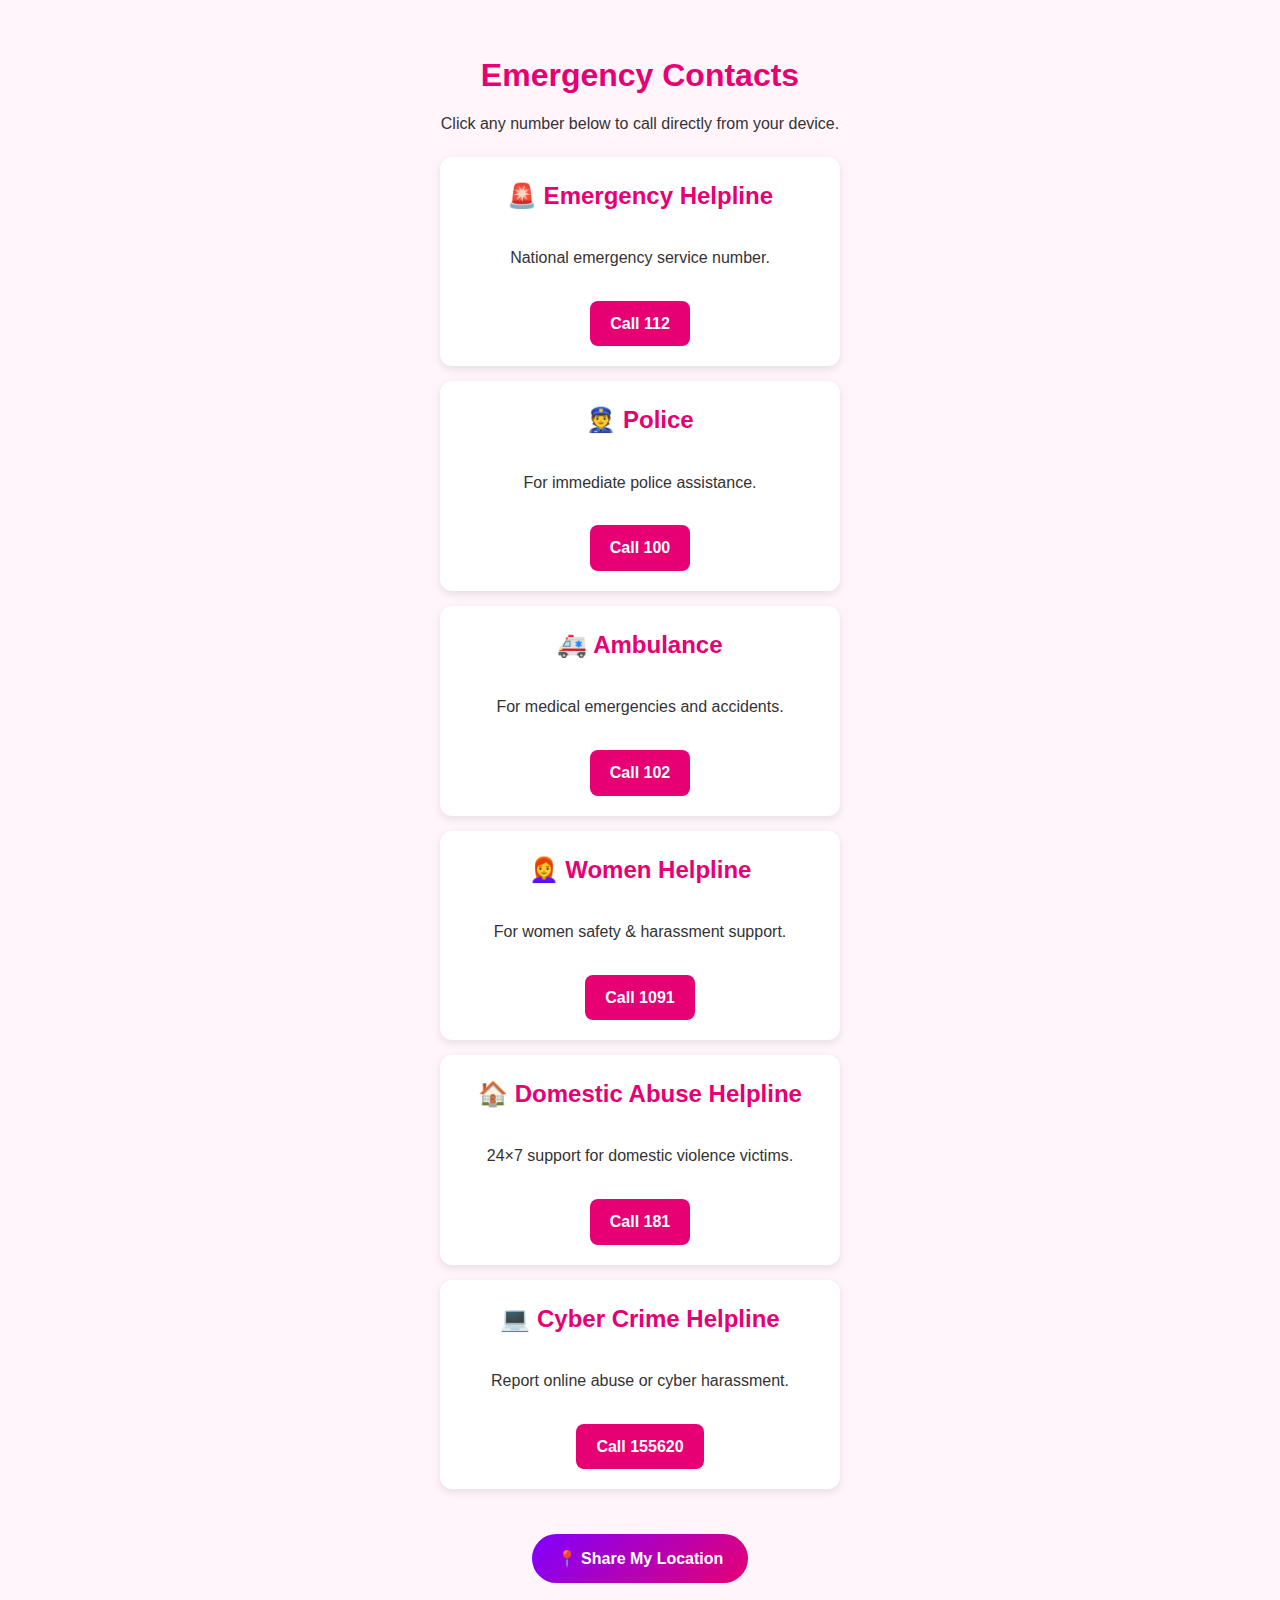
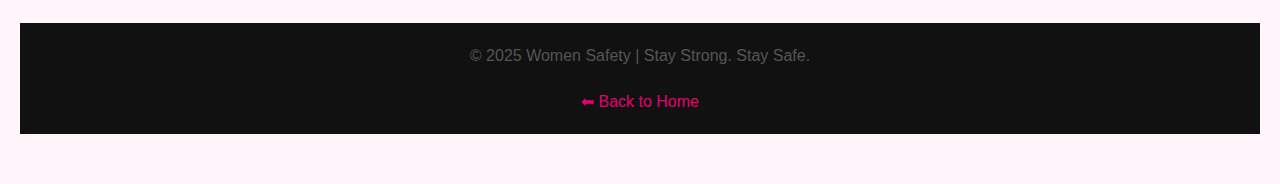
<file: emergency.html>
<!DOCTYPE html>
<html lang="en">
<head>
  <meta charset="UTF-8" />
  <meta name="viewport" content="width=device-width, initial-scale=1.0" />
  <title>Emergency Contacts - Women Safety</title>
  <link rel="stylesheet" href="style.css" />
  <style>
    body { text-align: center; padding: 50px 20px; background: #fff5fb; color: #333; }
    h1 { color: #e60073; margin-bottom: 10px; }
    p { margin-bottom: 20px; }
    .number-card {
      background: #fff;
      border-radius: 12px;
      box-shadow: 0 3px 10px rgba(0,0,0,0.1);
      margin: 15px auto;
      padding: 20px;
      max-width: 400px;
      transition: transform 0.2s;
    }
    .number-card:hover { transform: scale(1.03); }
    .number-card a {
      display: inline-block;
      background: #e60073;
      color: #fff;
      padding: 10px 20px;
      border-radius: 8px;
      text-decoration: none;
      font-weight: bold;
      margin-top: 10px;
    }
    .number-card a:hover { background: #c50063; }
    footer { margin-top: 40px; color: #555; }

    /* Share Location button */
    .share-btn {
      display: inline-block;
      margin-top: 30px;
      background: linear-gradient(135deg, #7f00ff, #e60073);
      color: #fff;
      padding: 15px 25px;
      border-radius: 30px;
      text-decoration: none;
      font-size: 1rem;
      font-weight: bold;
      border: none;
      cursor: pointer;
      transition: transform 0.2s, opacity 0.2s;
    }
    .share-btn:hover {
      transform: scale(1.05);
      opacity: 0.9;
    }
  </style>
</head>
<body>
  <h1>Emergency Contacts</h1>
  <p>Click any number below to call directly from your device.</p>

  <div class="number-card">
    <h2>🚨 Emergency Helpline</h2>
    <p>National emergency service number.</p>
    <a href="tel:112">Call 112</a>
  </div>

  <div class="number-card">
    <h2>👮 Police</h2>
    <p>For immediate police assistance.</p>
    <a href="tel:100">Call 100</a>
  </div>

  <div class="number-card">
    <h2>🚑 Ambulance</h2>
    <p>For medical emergencies and accidents.</p>
    <a href="tel:102">Call 102</a>
  </div>

  <div class="number-card">
    <h2>👩‍🦰 Women Helpline</h2>
    <p>For women safety & harassment support.</p>
    <a href="tel:1091">Call 1091</a>
  </div>

  <div class="number-card">
    <h2>🏠 Domestic Abuse Helpline</h2>
    <p>24×7 support for domestic violence victims.</p>
    <a href="tel:181">Call 181</a>
  </div>

  <div class="number-card">
    <h2>💻 Cyber Crime Helpline</h2>
    <p>Report online abuse or cyber harassment.</p>
    <a href="tel:155620">Call 155620</a>
  </div>

  <!-- 📍 Share Location Button -->
  <button class="share-btn" id="shareLocationBtn">📍 Share My Location</button>

  <footer>
    <p>© 2025 Women Safety | Stay Strong. Stay Safe.</p>
    <a href="index.html" style="color:#e60073; text-decoration:none;">⬅ Back to Home</a>
  </footer>

  <script>
    // Share location function
    document.getElementById("shareLocationBtn").addEventListener("click", () => {
      if (navigator.geolocation) {
        navigator.geolocation.getCurrentPosition(
          (pos) => {
            const lat = pos.coords.latitude;
            const lon = pos.coords.longitude;
            const url = `https://maps.google.com/?q=${lat},${lon}`;
            window.open(url, "_blank");
          },
          (err) => {
            alert("⚠️ Unable to access location. Please allow location permission.");
          }
        );
      } else {
        alert("❌ Geolocation not supported by your browser.");
      }
    });
  </script>
</body>
</html>
</file>
<file: style.css>
* { margin: 0; padding: 0; box-sizing: border-box; }
body {
  font-family: "Poppins", sans-serif;
  line-height: 1.6;
  background: var(--bg);
  color: var(--text);
  transition: background 0.3s, color 0.3s;
}
:root {
  --bg: #fff;
  --text: #222;
  --primary: linear-gradient(135deg, #e60073, #7f00ff);
}
[data-theme="dark"] {
  --bg: #0e0e11;
  --text: #f0f0f0;
}

/* Header */
header {
  background: linear-gradient(135deg, #fff5f5, #ffe8e8);
  color: #333;
  box-shadow: 0 2px 10px rgba(0,0,0,0.05);
}
nav a { color: #b6465f; }
nav a:hover { text-decoration: underline; }

header .container {
  display: flex;
  justify-content: space-between;
  align-items: center;
  max-width: 1100px;
  margin: auto;
  padding: 0 20px;
}
nav a {
  color: black;
  margin: 0 10px;
  text-decoration: none;
  font-weight: 500;
}
nav a:hover { text-decoration: underline; }
nav button { background: none; border: none; color: black; font-size: 18px; cursor: pointer; }

/* Hero */
/* 🌸 New Light Hero Section */
.hero {
  position: relative;
  background: url("https://images.unsplash.com/photo-1556228453-ecf3f8a1cdf3?q=80&w=1600&auto=format&fit=crop") no-repeat center/cover;
  color: #333;
  text-align: center;
  padding: 140px 20px;
  border-bottom: 3px solid #f4dada;
}

.hero-overlay {
  background-color: rgba(255, 255, 255, 0.7);
  padding: 60px 20px;
  border-radius: 20px;
  max-width: 900px;
  margin: auto;
}

.hero-text h2 {
  font-size: 2rem;
  color: #b6465f;
  font-weight: 600;
  margin-bottom: 15px;
  font-style: italic;
}

.hero-text p {
  color: #444;
  margin-bottom: 25px;
  font-size: 1.1rem;
}

.btn-rose {
  background: #e26d8e;
  color: white;
  border: none;
  padding: 12px 25px;
  border-radius: 30px;
  font-weight: 600;
  cursor: pointer;
  box-shadow: 0 3px 10px rgba(0,0,0,0.1);
}

.btn-rose:hover {
  background: #d35c7c;
}

/* Background color theme change */
body {
  background-color: #fff9f5;
  color: #333;
}

/* Optional soft accent color for titles */
h2 {
  color: #b6465f;
}

.hero h2 { font-size: 2.5rem; margin-bottom: 10px; }
.hero p { font-size: 1.1rem; margin-bottom: 20px; }
.btn-red {
  background: #ff1744;
  color: #fff;
  padding: 10px 25px;
  border: none;
  border-radius: 25px;
  font-size: 1rem;
  cursor: pointer;
}
.btn-red:hover { background: #e50035; }

/* Sections */
.container { max-width: 1100px; margin: auto; padding: 60px 20px; }
h2 { text-align: center; margin-bottom: 30px; color: #e60073; }

/* Services */
.service-grid {
  display: grid;
  gap: 20px;
  grid-template-columns: repeat(auto-fit, minmax(250px, 1fr));
}
.card {
  background: #fff;
  border-radius: 12px;
  box-shadow: 0 3px 10px rgba(0,0,0,0.1);
  padding: 20px;
  transition: transform 0.2s;
}
.card:hover { transform: translateY(-5px); }

/* Contact Form */
form {
  display: flex;
  flex-direction: column;
  gap: 15px;
  max-width: 500px;
  margin: auto;
}
input, textarea {
  padding: 10px;
  border-radius: 8px;
  border: 1px solid #ccc;
}
.btn {
  background: var(--primary);
  color: #fff;
  border: none;
  padding: 12px;
  border-radius: 8px;
  cursor: pointer;
}
.btn:hover { opacity: 0.9; }

/* Footer */
footer {
  background: #111;
  color: #fff;
  text-align: center;
  padding: 20px;
}

/* Modal */
.modal {
  position: fixed;
  inset: 0;
  background: rgba(0,0,0,0.7);
  display: none;
  justify-content: center;
  align-items: center;
}
.modal-content {
  background: #fff;
  padding: 20px;
  border-radius: 12px;
  text-align: center;
  max-width: 300px;
}
.modal-content ul { list-style: none; margin: 20px 0; }
.modal-content a { display: block; margin: 5px 0; color: #e60073; font-weight: bold; }
.modal.show { display: flex; }

/* Floating Buttons */
.floating-btns {
  position: fixed;
  bottom: 20px;
  right: 20px;
  display: flex;
  flex-direction: column;
  gap: 10px;
}
.float-btn {
  padding: 10px 15px;
  border: none;
  border-radius: 50px;
  cursor: pointer;
  color: #fff;
  font-weight: bold;
}
.float-btn.red { background: #e60023; }
.float-btn.dark { background: #333; }
.link-card {
  text-decoration: none;
  color: inherit;
}
.link-card:hover {
  transform: scale(1.03);
  box-shadow: 0 5px 15px rgba(0,0,0,0.1);
}
.clickable {
  cursor: pointer;
  transition: transform 0.2s, box-shadow 0.2s;
}
.clickable:hover {
  transform: scale(1.03);
  box-shadow: 0 6px 15px rgba(0,0,0,0.15);
}
/* Floating Buttons */
.floating-btns {
  position: fixed;
  bottom: 20px;
  right: 20px;
  display: flex;
  flex-direction: column;
  gap: 12px;
  z-index: 100;
}

.float-btn {
  padding: 12px 18px;
  border: none;
  border-radius: 40px;
  cursor: pointer;
  color: #fff;
  font-weight: bold;
  box-shadow: 0 4px 10px rgba(0,0,0,0.2);
  transition: transform 0.2s, opacity 0.2s;
}
.float-btn:hover {
  transform: scale(1.05);
  opacity: 0.9;
}
.float-btn.red { background: #e60023; }
.float-btn.dark { background: #333; }
.my-contacts {
  text-align: center;
  padding: 60px 20px;
  background: #fff5f8;
  border-radius: 20px;
  margin: 40px auto;
  max-width: 900px;
}

.my-contacts h2 {
  color: #e60073;
  font-size: 2rem;
  margin-bottom: 15px;
}

.my-contacts p {
  font-size: 1rem;
  margin-bottom: 20px;
  color: #333;
}

.contacts-grid {
  display: flex;
  flex-wrap: wrap;
  gap: 15px;
  justify-content: center;
  margin-top: 20px;
}

.contact-card {
  background: #fff;
  padding: 15px 20px;
  border-radius: 12px;
  box-shadow: 0 3px 10px rgba(0,0,0,0.1);
  min-width: 200px;
  text-align: center;
  transition: transform 0.2s;
}

.contact-card:hover { transform: scale(1.03); }

.contact-card a {
  display: inline-block;
  margin-top: 10px;
  background: #e60073;
  color: #fff;
  padding: 8px 15px;
  border-radius: 8px;
  text-decoration: none;
  font-weight: bold;
}

.contact-card a:hover { background: #c50063; }
</file>
